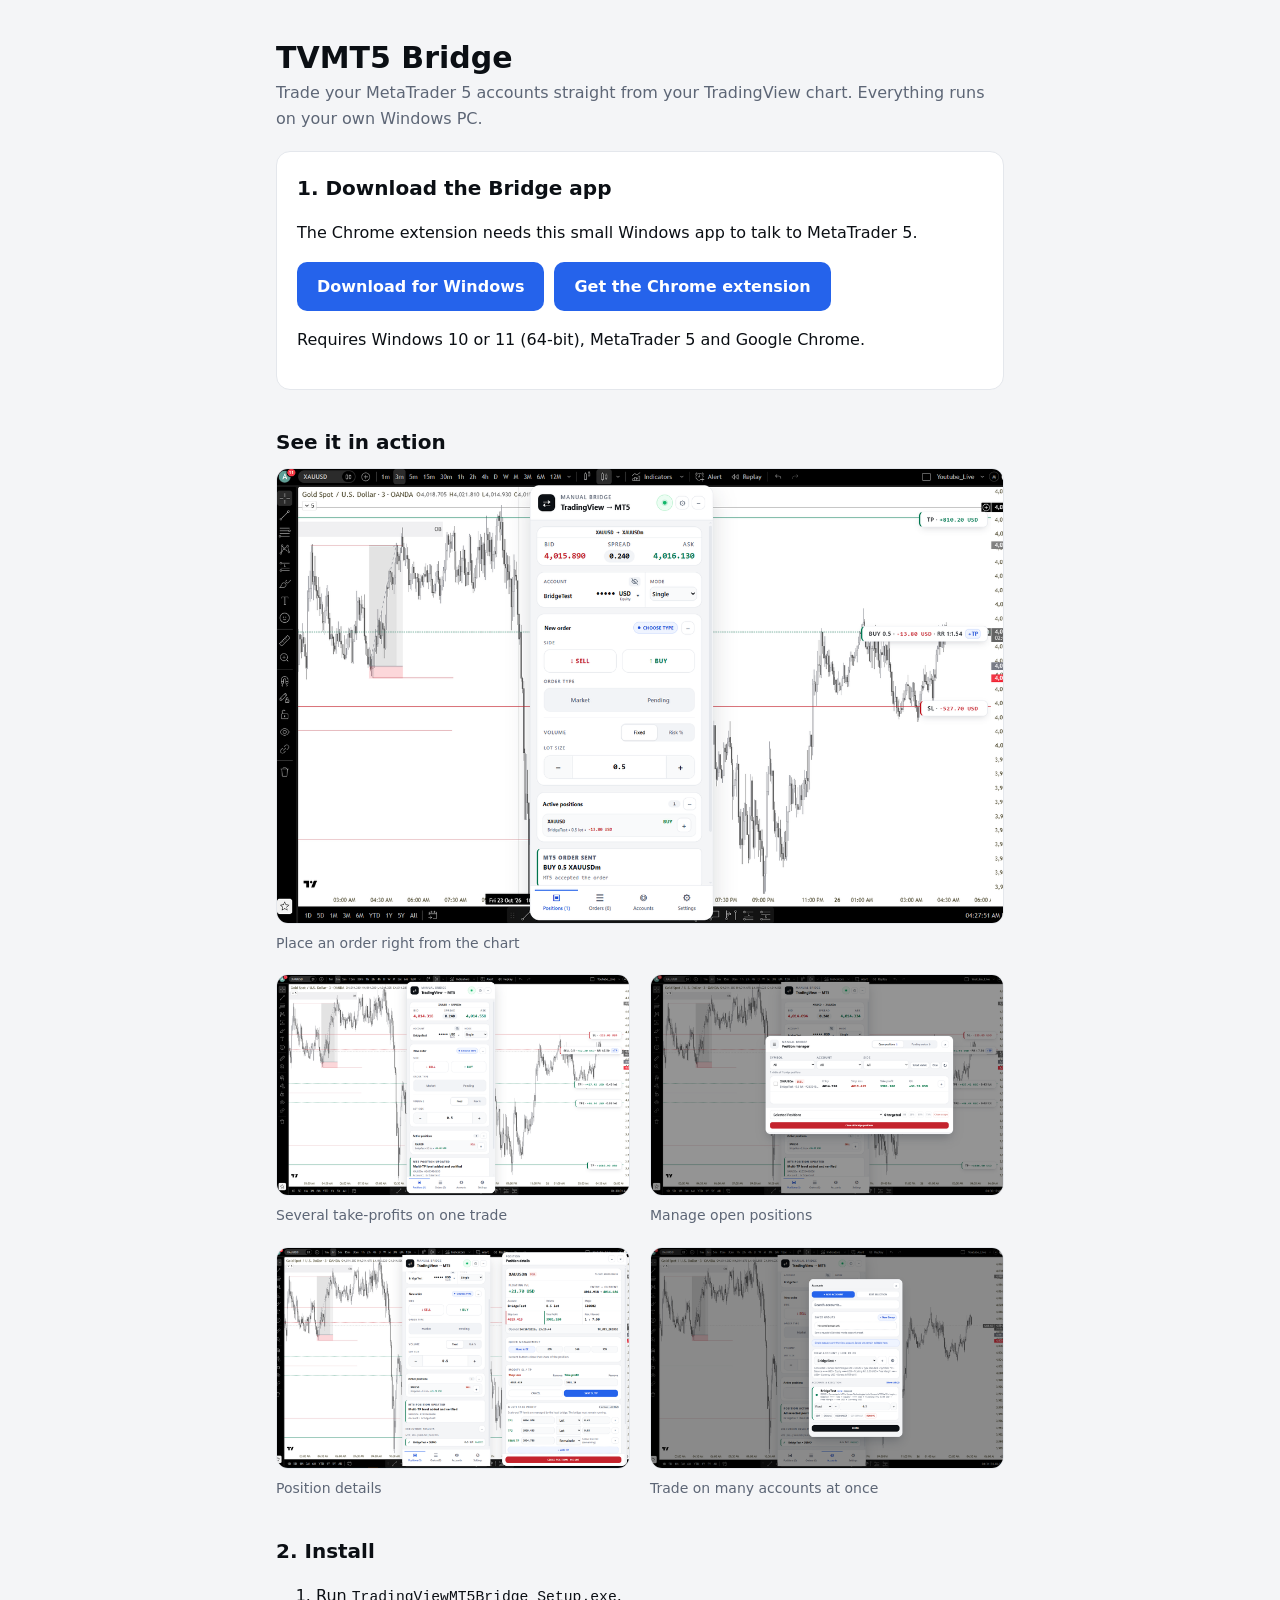
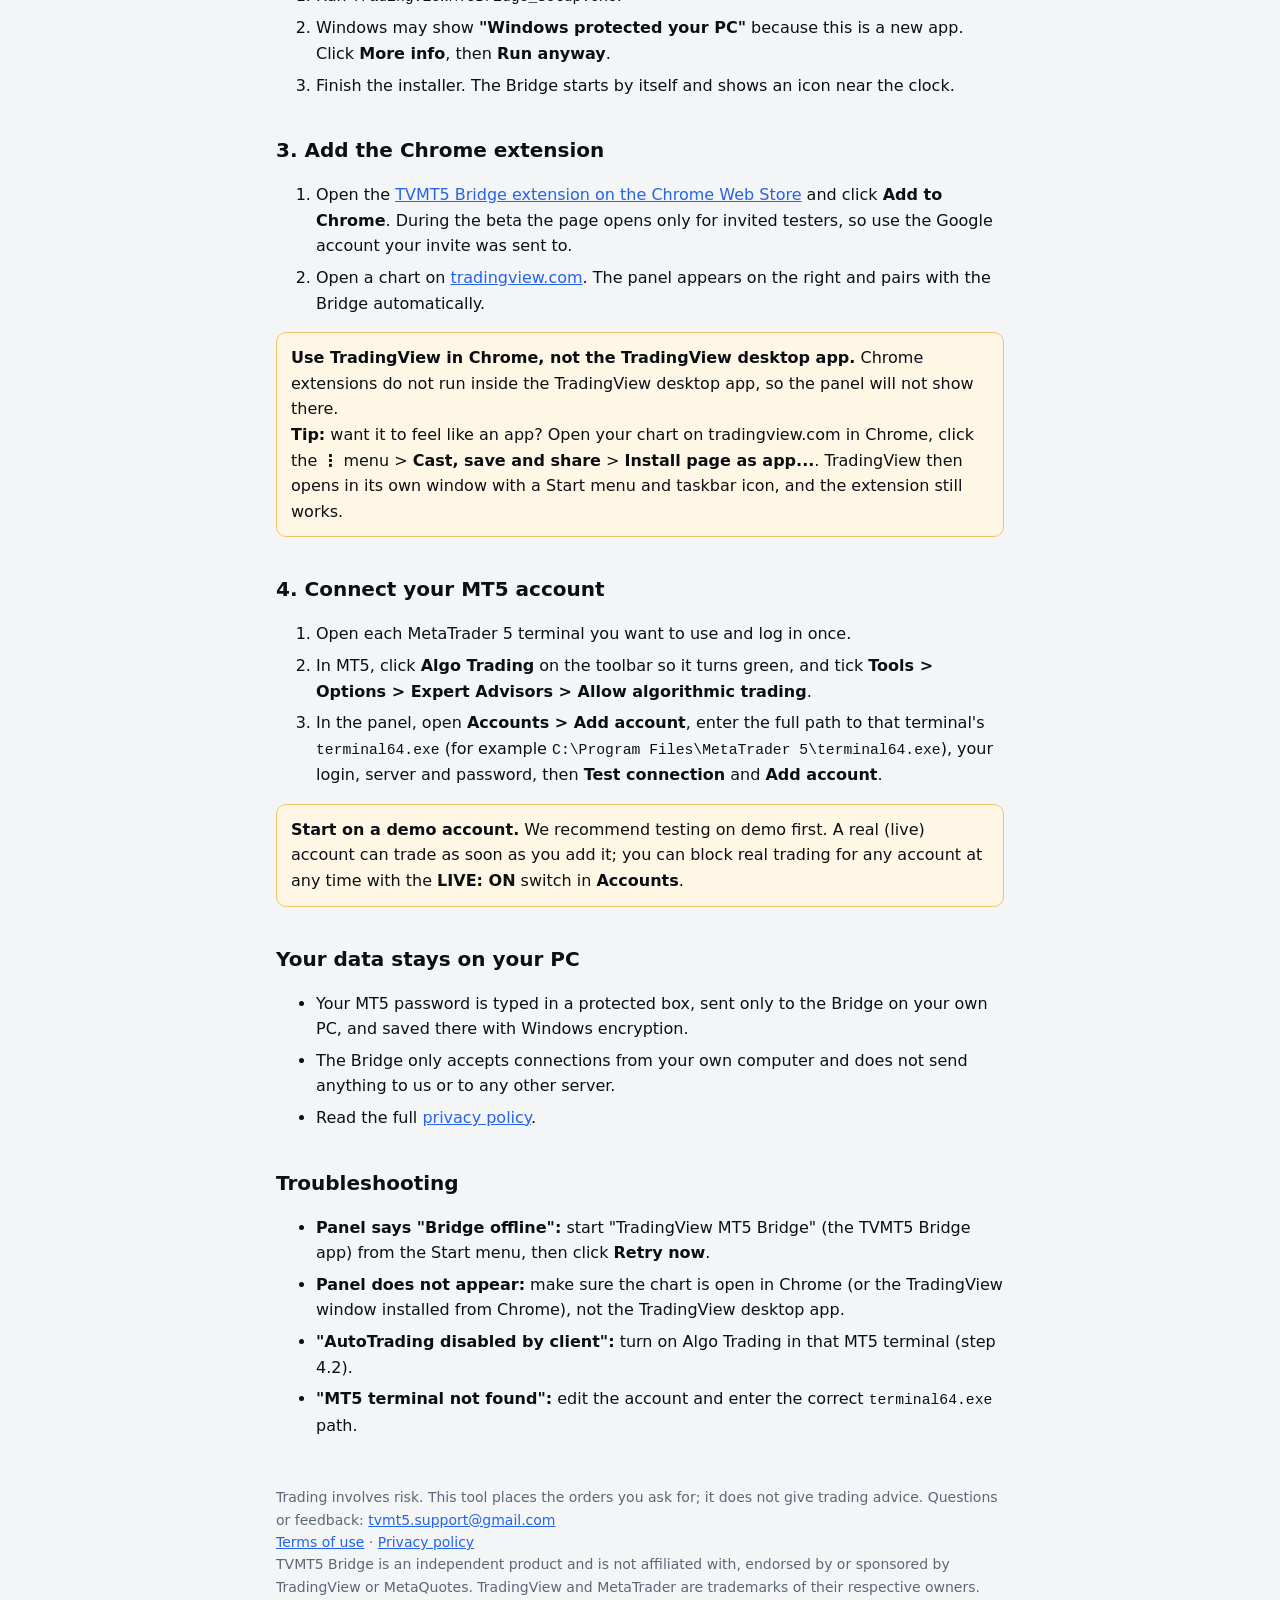
<file: index.html>
<!doctype html>
<html lang="en">
<head>
  <meta charset="utf-8">
  <meta name="viewport" content="width=device-width, initial-scale=1">
  <title>TVMT5 Bridge</title>
  <meta name="description" content="Place and manage MetaTrader 5 trades from your TradingView chart, using a small app that runs only on your own Windows PC.">
  <link rel="stylesheet" href="style.css">
</head>
<body>
<main>
  <header>
    <h1>TVMT5 Bridge</h1>
    <p>Trade your MetaTrader 5 accounts straight from your TradingView chart. Everything runs on your own Windows PC.</p>
  </header>

  <section class="card">
    <h2 style="margin-top:0">1. Download the Bridge app</h2>
    <p>The Chrome extension needs this small Windows app to talk to MetaTrader 5.</p>
    <!-- Replace the link below with the installer on GitHub Releases. -->
    <p style="display:flex;flex-wrap:wrap;gap:10px"><a class="button" href="https://github.com/aqeelahm3d/tvmt5-bridge-releases/releases/latest">Download for Windows</a>
       <a class="button" href="https://chromewebstore.google.com/detail/nofkbfeklecjdmljbfbpcidjacfianfl">Get the Chrome extension</a></p>
    <p>Requires Windows 10 or 11 (64-bit), MetaTrader 5 and Google Chrome.</p>
  </section>

  <section class="shots">
    <h2>See it in action</h2>
    <figure class="hero">
      <a href="img/2_market_trade.png"><img src="img/2_market_trade.png" loading="lazy" width="1280" height="800" alt="TradingView chart with the TVMT5 Bridge panel open, a 0.5 lot buy order with stop loss and take profit lines on the chart"></a>
      <figcaption>Place an order right from the chart</figcaption>
    </figure>
    <div class="shots-grid">
      <figure>
        <a href="img/3_multi_tp.png"><img src="img/3_multi_tp.png" loading="lazy" width="1280" height="800" alt="A sell trade on the chart with two partial take-profit levels and a final take profit"></a>
        <figcaption>Several take-profits on one trade</figcaption>
      </figure>
      <figure>
        <a href="img/4_position_manager.png"><img src="img/4_position_manager.png" loading="lazy" width="1280" height="800" alt="Position manager window listing open positions with filters and close buttons"></a>
        <figcaption>Manage open positions</figcaption>
      </figure>
      <figure>
        <a href="img/5_position_details.png"><img src="img/5_position_details.png" loading="lazy" width="1280" height="800" alt="Position details panel with floating profit, stop loss and take profit editing and quick close buttons"></a>
        <figcaption>Position details</figcaption>
      </figure>
      <figure>
        <a href="img/7_accounts.png"><img src="img/7_accounts.png" loading="lazy" width="1280" height="800" alt="Accounts window for adding MT5 accounts, saved account groups and per-account lot sizes"></a>
        <figcaption>Trade on many accounts at once</figcaption>
      </figure>
    </div>
  </section>

  <h2>2. Install</h2>
  <ol>
    <li>Run <code>TradingViewMT5Bridge_Setup.exe</code>.</li>
    <li>Windows may show <strong>"Windows protected your PC"</strong> because this is a new app. Click <strong>More info</strong>, then <strong>Run anyway</strong>.</li>
    <li>Finish the installer. The Bridge starts by itself and shows an icon near the clock.</li>
  </ol>

  <h2>3. Add the Chrome extension</h2>
  <ol>
    <li>Open the <a href="https://chromewebstore.google.com/detail/nofkbfeklecjdmljbfbpcidjacfianfl">TVMT5 Bridge extension on the Chrome Web Store</a> and click <strong>Add to Chrome</strong>. During the beta the page opens only for invited testers, so use the Google account your invite was sent to.</li>
    <li>Open a chart on <a href="https://www.tradingview.com/chart/">tradingview.com</a>. The panel appears on the right and pairs with the Bridge automatically.</li>
  </ol>
  <div class="note">
    <strong>Use TradingView in Chrome, not the TradingView desktop app.</strong> Chrome extensions do not run inside the TradingView desktop app, so the panel will not show there.<br>
    <strong>Tip:</strong> want it to feel like an app? Open your chart on tradingview.com in Chrome, click the <strong>&#8942;</strong> menu &gt; <strong>Cast, save and share</strong> &gt; <strong>Install page as app...</strong>. TradingView then opens in its own window with a Start menu and taskbar icon, and the extension still works.
  </div>

  <h2>4. Connect your MT5 account</h2>
  <ol>
    <li>Open each MetaTrader 5 terminal you want to use and log in once.</li>
    <li>In MT5, click <strong>Algo Trading</strong> on the toolbar so it turns green, and tick <strong>Tools &gt; Options &gt; Expert Advisors &gt; Allow algorithmic trading</strong>.</li>
    <li>In the panel, open <strong>Accounts &gt; Add account</strong>, enter the full path to that terminal's <code>terminal64.exe</code> (for example <code>C:\Program Files\MetaTrader 5\terminal64.exe</code>), your login, server and password, then <strong>Test connection</strong> and <strong>Add account</strong>.</li>
  </ol>

  <div class="note">
    <strong>Start on a demo account.</strong> We recommend testing on demo first. A real (live) account can trade as soon as you add it; you can block real trading for any account at any time with the <strong>LIVE: ON</strong> switch in <strong>Accounts</strong>.
  </div>

  <h2>Your data stays on your PC</h2>
  <ul>
    <li>Your MT5 password is typed in a protected box, sent only to the Bridge on your own PC, and saved there with Windows encryption.</li>
    <li>The Bridge only accepts connections from your own computer and does not send anything to us or to any other server.</li>
    <li>Read the full <a href="privacy.html">privacy policy</a>.</li>
  </ul>

  <h2>Troubleshooting</h2>
  <ul>
    <li><strong>Panel says "Bridge offline":</strong> start "TradingView MT5 Bridge" (the TVMT5 Bridge app) from the Start menu, then click <strong>Retry now</strong>.</li>
    <li><strong>Panel does not appear:</strong> make sure the chart is open in Chrome (or the TradingView window installed from Chrome), not the TradingView desktop app.</li>
    <li><strong>"AutoTrading disabled by client":</strong> turn on Algo Trading in that MT5 terminal (step 4.2).</li>
    <li><strong>"MT5 terminal not found":</strong> edit the account and enter the correct <code>terminal64.exe</code> path.</li>
  </ul>

  <footer>
    Trading involves risk. This tool places the orders you ask for; it does not give trading advice.
    Questions or feedback: <a href="mailto:tvmt5.support@gmail.com">tvmt5.support@gmail.com</a><br>
    <a href="terms.html">Terms of use</a> · <a href="privacy.html">Privacy policy</a><br>
    TVMT5 Bridge is an independent product and is not affiliated with, endorsed by or sponsored by TradingView or MetaQuotes.
    TradingView and MetaTrader are trademarks of their respective owners.
  </footer>
</main>
</body>
</html>
</file>
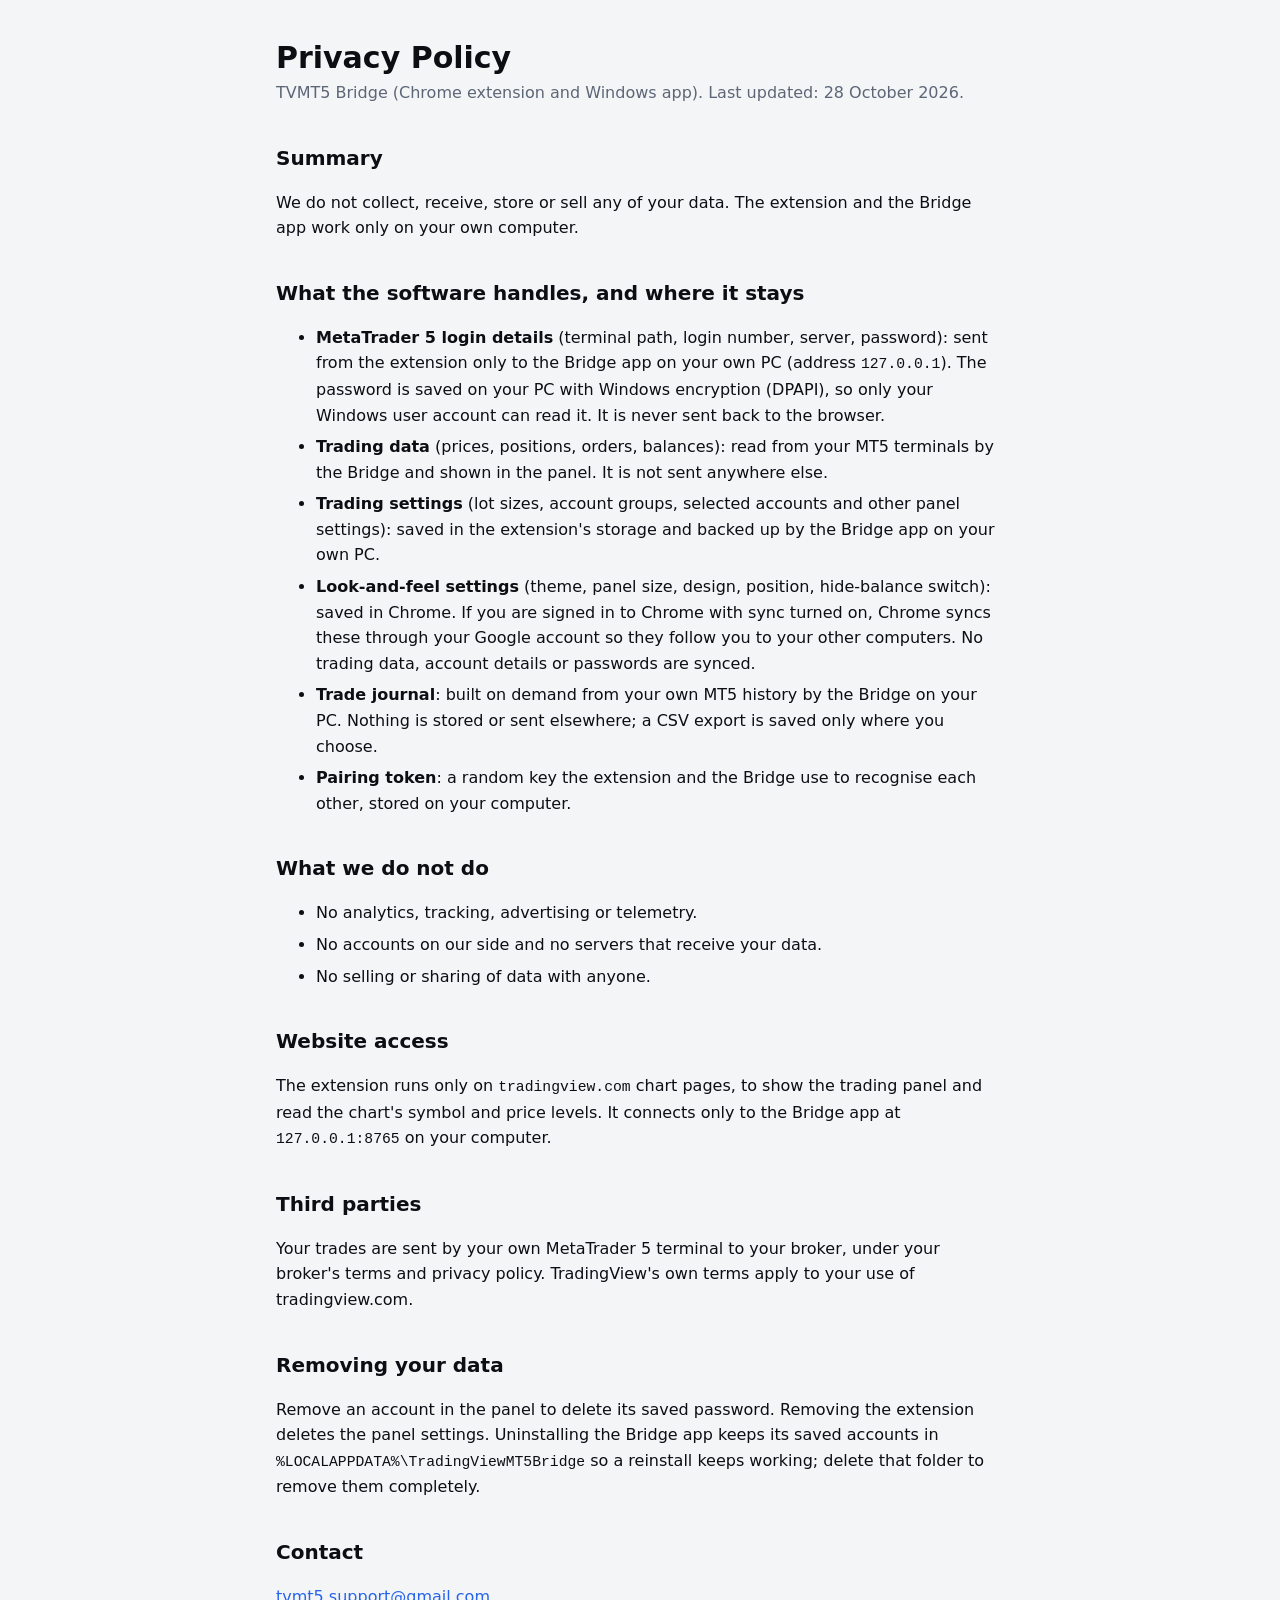
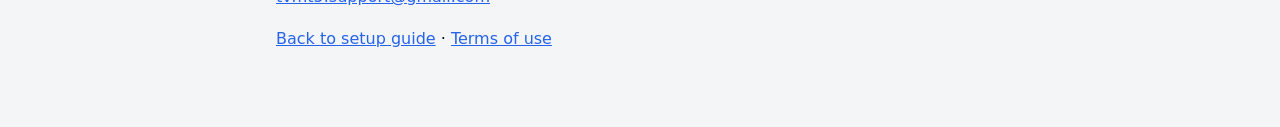
<file: privacy.html>
<!doctype html>
<html lang="en">
<head>
  <meta charset="utf-8">
  <meta name="viewport" content="width=device-width, initial-scale=1">
  <title>Privacy Policy</title>
  <link rel="stylesheet" href="style.css">
</head>
<body>
<main>
  <header>
    <h1>Privacy Policy</h1>
    <p>TVMT5 Bridge (Chrome extension and Windows app). Last updated: 28 October 2026.</p>
  </header>

  <h2>Summary</h2>
  <p>We do not collect, receive, store or sell any of your data. The extension and the Bridge app work only on your own computer.</p>

  <h2>What the software handles, and where it stays</h2>
  <ul>
    <li><strong>MetaTrader 5 login details</strong> (terminal path, login number, server, password): sent from the extension only to the Bridge app on your own PC (address <code>127.0.0.1</code>). The password is saved on your PC with Windows encryption (DPAPI), so only your Windows user account can read it. It is never sent back to the browser.</li>
    <li><strong>Trading data</strong> (prices, positions, orders, balances): read from your MT5 terminals by the Bridge and shown in the panel. It is not sent anywhere else.</li>
    <li><strong>Trading settings</strong> (lot sizes, account groups, selected accounts and other panel settings): saved in the extension's storage and backed up by the Bridge app on your own PC.</li>
    <li><strong>Look-and-feel settings</strong> (theme, panel size, design, position, hide-balance switch): saved in Chrome. If you are signed in to Chrome with sync turned on, Chrome syncs these through your Google account so they follow you to your other computers. No trading data, account details or passwords are synced.</li>
    <li><strong>Trade journal</strong>: built on demand from your own MT5 history by the Bridge on your PC. Nothing is stored or sent elsewhere; a CSV export is saved only where you choose.</li>
    <li><strong>Pairing token</strong>: a random key the extension and the Bridge use to recognise each other, stored on your computer.</li>
  </ul>

  <h2>What we do not do</h2>
  <ul>
    <li>No analytics, tracking, advertising or telemetry.</li>
    <li>No accounts on our side and no servers that receive your data.</li>
    <li>No selling or sharing of data with anyone.</li>
  </ul>

  <h2>Website access</h2>
  <p>The extension runs only on <code>tradingview.com</code> chart pages, to show the trading panel and read the chart's symbol and price levels. It connects only to the Bridge app at <code>127.0.0.1:8765</code> on your computer.</p>

  <h2>Third parties</h2>
  <p>Your trades are sent by your own MetaTrader 5 terminal to your broker, under your broker's terms and privacy policy. TradingView's own terms apply to your use of tradingview.com.</p>

  <h2>Removing your data</h2>
  <p>Remove an account in the panel to delete its saved password. Removing the extension deletes the panel settings. Uninstalling the Bridge app keeps its saved accounts in <code>%LOCALAPPDATA%\TradingViewMT5Bridge</code> so a reinstall keeps working; delete that folder to remove them completely.</p>

  <h2>Contact</h2>
  <p><a href="mailto:tvmt5.support@gmail.com">tvmt5.support@gmail.com</a></p>

  <p><a href="index.html">Back to setup guide</a> · <a href="terms.html">Terms of use</a></p>
</main>
</body>
</html>
</file>
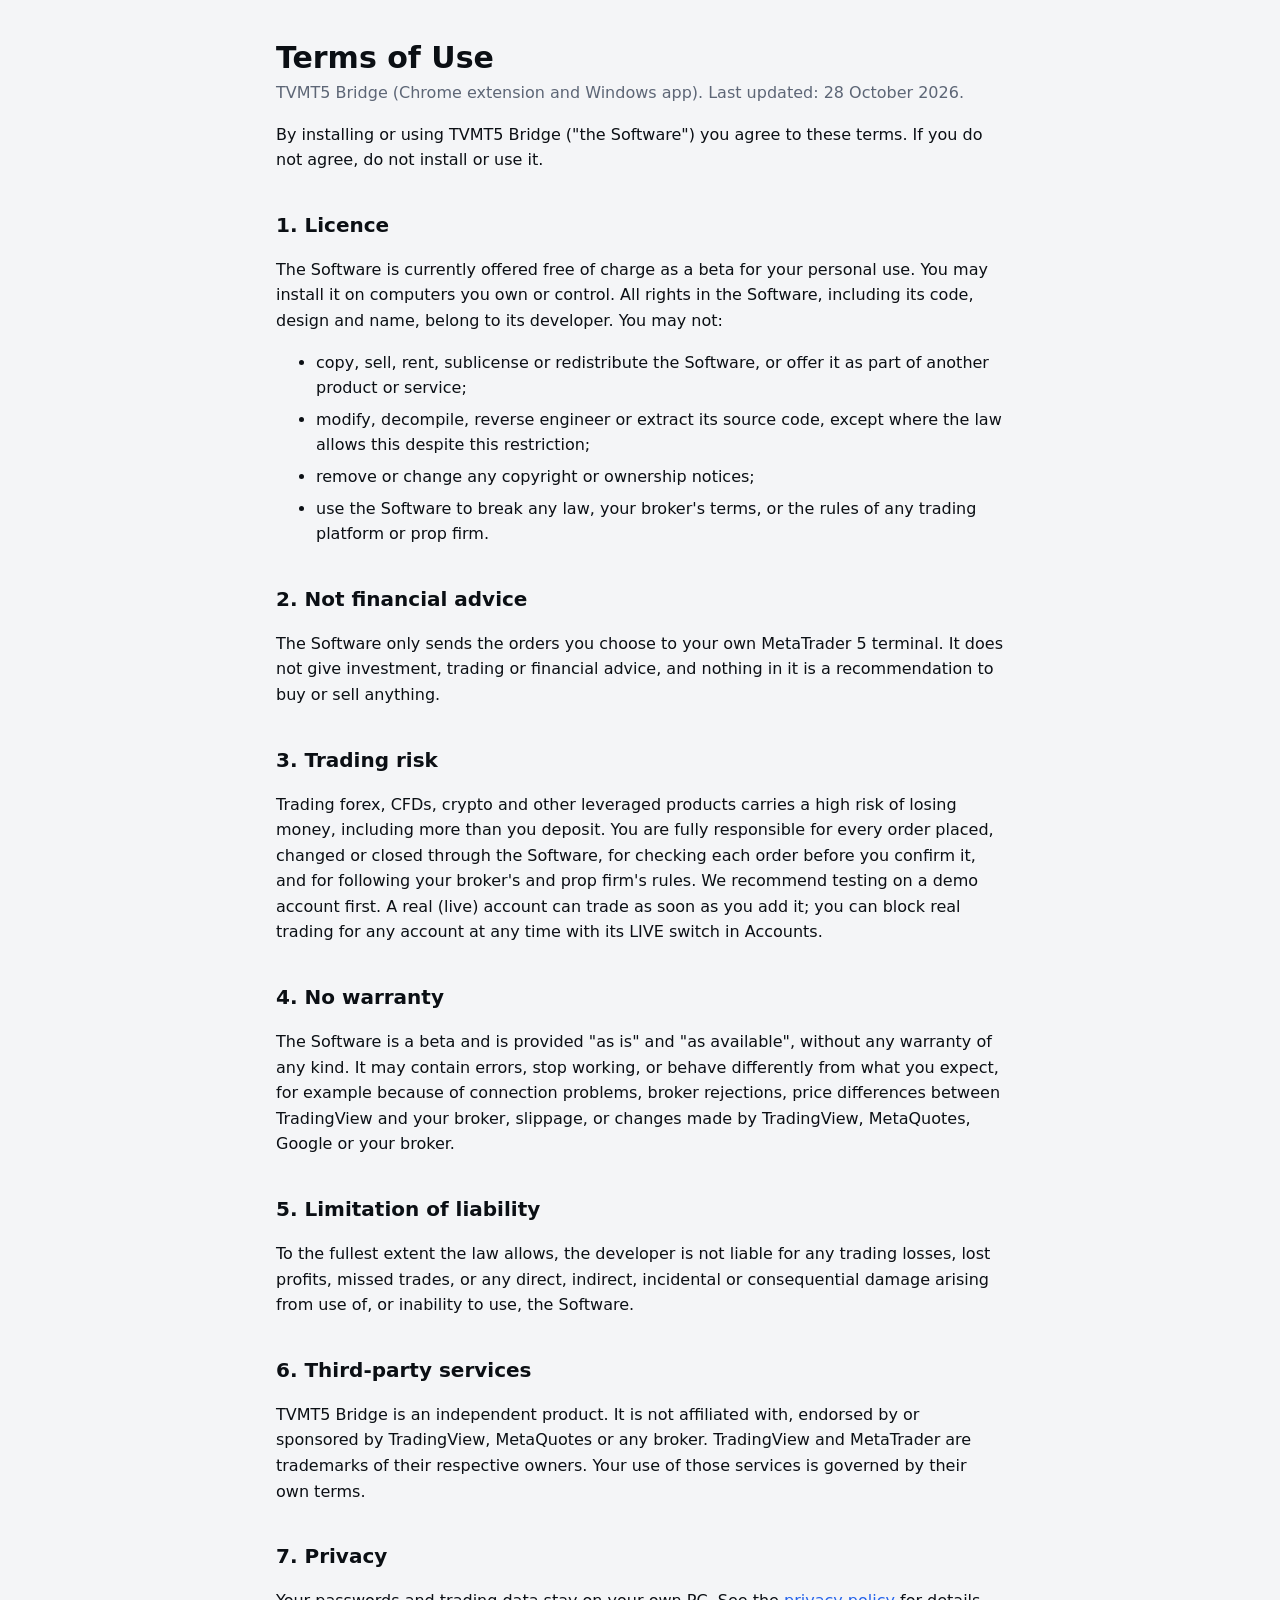
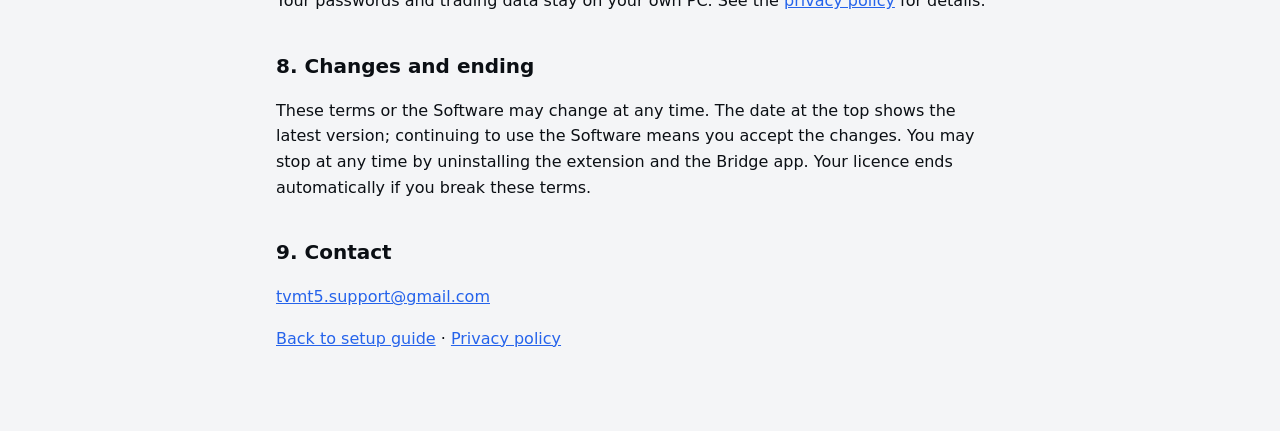
<file: terms.html>
<!doctype html>
<html lang="en">
<head>
  <meta charset="utf-8">
  <meta name="viewport" content="width=device-width, initial-scale=1">
  <title>Terms of Use</title>
  <link rel="stylesheet" href="style.css">
</head>
<body>
<main>
  <header>
    <h1>Terms of Use</h1>
    <p>TVMT5 Bridge (Chrome extension and Windows app). Last updated: 28 October 2026.</p>
  </header>

  <p>By installing or using TVMT5 Bridge ("the Software") you agree to these terms. If you do not agree, do not install or use it.</p>

  <h2>1. Licence</h2>
  <p>The Software is currently offered free of charge as a beta for your personal use. You may install it on computers you own or control. All rights in the Software, including its code, design and name, belong to its developer. You may not:</p>
  <ul>
    <li>copy, sell, rent, sublicense or redistribute the Software, or offer it as part of another product or service;</li>
    <li>modify, decompile, reverse engineer or extract its source code, except where the law allows this despite this restriction;</li>
    <li>remove or change any copyright or ownership notices;</li>
    <li>use the Software to break any law, your broker's terms, or the rules of any trading platform or prop firm.</li>
  </ul>

  <h2>2. Not financial advice</h2>
  <p>The Software only sends the orders you choose to your own MetaTrader 5 terminal. It does not give investment, trading or financial advice, and nothing in it is a recommendation to buy or sell anything.</p>

  <h2>3. Trading risk</h2>
  <p>Trading forex, CFDs, crypto and other leveraged products carries a high risk of losing money, including more than you deposit. You are fully responsible for every order placed, changed or closed through the Software, for checking each order before you confirm it, and for following your broker's and prop firm's rules. We recommend testing on a demo account first. A real (live) account can trade as soon as you add it; you can block real trading for any account at any time with its LIVE switch in Accounts.</p>

  <h2>4. No warranty</h2>
  <p>The Software is a beta and is provided "as is" and "as available", without any warranty of any kind. It may contain errors, stop working, or behave differently from what you expect, for example because of connection problems, broker rejections, price differences between TradingView and your broker, slippage, or changes made by TradingView, MetaQuotes, Google or your broker.</p>

  <h2>5. Limitation of liability</h2>
  <p>To the fullest extent the law allows, the developer is not liable for any trading losses, lost profits, missed trades, or any direct, indirect, incidental or consequential damage arising from use of, or inability to use, the Software.</p>

  <h2>6. Third-party services</h2>
  <p>TVMT5 Bridge is an independent product. It is not affiliated with, endorsed by or sponsored by TradingView, MetaQuotes or any broker. TradingView and MetaTrader are trademarks of their respective owners. Your use of those services is governed by their own terms.</p>

  <h2>7. Privacy</h2>
  <p>Your passwords and trading data stay on your own PC. See the <a href="privacy.html">privacy policy</a> for details.</p>

  <h2>8. Changes and ending</h2>
  <p>These terms or the Software may change at any time. The date at the top shows the latest version; continuing to use the Software means you accept the changes. You may stop at any time by uninstalling the extension and the Bridge app. Your licence ends automatically if you break these terms.</p>

  <h2>9. Contact</h2>
  <p><a href="mailto:tvmt5.support@gmail.com">tvmt5.support@gmail.com</a></p>

  <p><a href="index.html">Back to setup guide</a> · <a href="privacy.html">Privacy policy</a></p>
</main>
</body>
</html>
</file>
<file: style.css>
:root {
  --bg: #f4f5f7;
  --card: #ffffff;
  --text: #0b0f14;
  --muted: #5d6676;
  --line: #e4e7ec;
  --accent: #2563eb;
  --warn-bg: #fff7e6;
  --warn-line: #f5c26b;
  color-scheme: light;
}

@media (prefers-color-scheme: dark) {
  :root {
    --bg: #0e1115;
    --card: #161a20;
    --text: #e6e8eb;
    --muted: #8b95a5;
    --line: #2e3540;
    --accent: #4f8cff;
    --warn-bg: #2a2214;
    --warn-line: #8a6a2a;
    color-scheme: dark;
  }
}

* { box-sizing: border-box; }

body {
  margin: 0;
  background: var(--bg);
  color: var(--text);
  font: 16px/1.6 Inter, "Segoe UI", system-ui, -apple-system, sans-serif;
}

main {
  max-width: 760px;
  margin: 0 auto;
  padding: 40px 16px 64px;
}

header p { color: var(--muted); margin-top: 4px; }

h1 { margin: 0; font-size: 30px; line-height: 1.2; }
h2 { margin: 36px 0 10px; font-size: 20px; }

.card {
  background: var(--card);
  border: 1px solid var(--line);
  border-radius: 14px;
  padding: 20px;
  margin-top: 20px;
}

.button {
  display: inline-block;
  padding: 12px 20px;
  border-radius: 10px;
  background: var(--accent);
  color: #fff;
  font-weight: 700;
  text-decoration: none;
}

.note {
  background: var(--warn-bg);
  border: 1px solid var(--warn-line);
  border-radius: 10px;
  padding: 12px 14px;
}

ol li, ul li { margin: 6px 0; }

code {
  font-family: Consolas, ui-monospace, monospace;
  font-size: 0.92em;
}

a { color: var(--accent); }

footer { margin-top: 48px; color: var(--muted); font-size: 14px; }

.shots figure { margin: 0; }
.shots-grid {
  display: grid;
  grid-template-columns: repeat(2, minmax(0, 1fr));
  gap: 20px;
  margin-top: 20px;
}
.shots img {
  display: block;
  max-width: 100%;
  height: auto;
  border-radius: 12px;
  border: 1px solid var(--line);
  background: var(--card);
}
.shots figcaption {
  color: var(--muted);
  font-size: 14px;
  margin-top: 8px;
}

@media (max-width: 640px) {
  .shots-grid { grid-template-columns: 1fr; }
}
</file>
